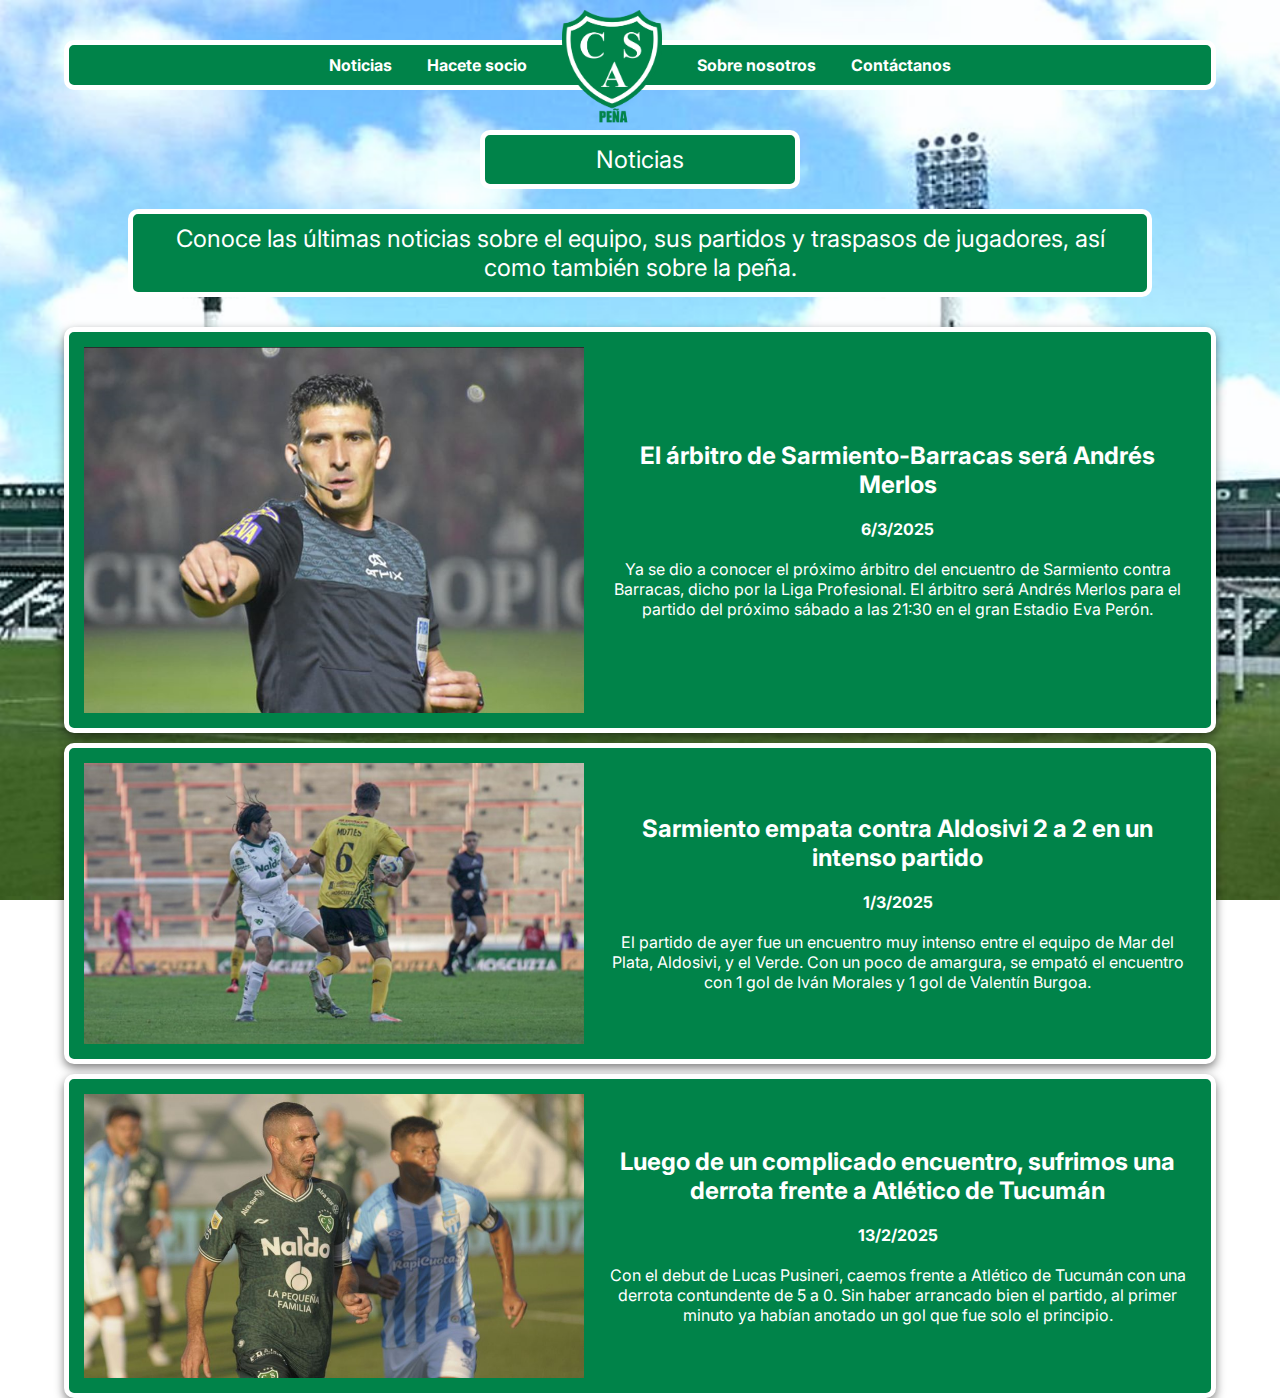
<file: index.html>
<!DOCTYPE html>
<html lang="en">
<head>
    <meta charset="UTF-8">
    <meta name="viewport" content="width=device-width, initial-scale=1.0">
    <link rel="stylesheet" href="styles.css">
    <link rel="icon" type="image/icon" href="img/escudo2.ico">
    <title>Noticias</title>
</head>
<body>
    <header>
        <nav>
            <ul class="menu">
                <li><a href="index.html">Noticias</a></li>
                <li><a href="asociate.html">Hacete socio</a></li>
                <li><a href="index.html"><img src="img/ESCUDO.png" alt="Escudo del equipo" height="120" width="100"></a></li>
                <li><a href="nosotros.html">Sobre nosotros</a></li>
                <li><a href="contactanos.html">Contáctanos</a></li>
            </ul>
            
            <!-- Menú hamburguesa -->
            <div class="menu-hamburguesa">
                <input type="checkbox" id="menu-toggle">
                <label for="menu-toggle" class="menu-icon">☰</label>
                <ul class="menu-movil">
                    <li><a href="index.html">Noticias</a></li>
                    <li><a href="asociate.html">Hacete socio</a></li>
                    <li><a href="nosotros.html">Sobre nosotros</a></li>
                    <li><a href="contactanos.html">Contáctanos</a></li>
                </ul>
            </div>
        </nav>
    </header>

    <div class="titulo">
        <a>Noticias</a>
    </div>
    
    <div class="subtitulo">
        <a>Conoce las últimas noticias sobre el equipo, sus partidos y traspasos de jugadores, así como también sobre la peña.</a>
    </div>
    
    <div id="tarjeta1" class="tarjeta">
        <div class="tarjeta-contenido">
            <img src="img/andresmerlos.png" class="tarjeta-imagen" alt="Árbitro Andrés Merlos">
            <div class="tarjeta-informacion">
                <h2 class="tarjeta-titulo">El árbitro de Sarmiento-Barracas será Andrés Merlos</h2>
                <br>
                <h3 class="tarjeta-fecha">6/3/2025</h3>
                <br>
                <p class="tarjeta-descripcion">
                    Ya se dio a conocer el próximo árbitro del encuentro de Sarmiento contra Barracas, dicho por la Liga Profesional.
                    El árbitro será Andrés Merlos para el partido del próximo sábado a las 21:30 en el gran Estadio Eva Perón.
                </p>
            </div>
        </div>
    </div>
    
    <div id="tarjeta2" class="tarjeta">
        <div class="tarjeta-contenido">
            <img src="img/partido.jpeg" class="tarjeta-imagen2" alt="Partido entre Sarmiento y Aldosivi">
            <div class="tarjeta-informacion">
                <h2 class="tarjeta-titulo">Sarmiento empata contra Aldosivi 2 a 2 en un intenso partido</h2>
                <br>
                <h3 class="tarjeta-fecha">1/3/2025</h3>
                <br>
                <p class="tarjeta-descripcion">
                    El partido de ayer fue un encuentro muy intenso entre el equipo de Mar del Plata, Aldosivi, y el Verde.
                    Con un poco de amargura, se empató el encuentro con 1 gol de Iván Morales y 1 gol de Valentín Burgoa.
                </p>
            </div>
        </div>
    </div>
    
    <div id="tarjeta3" class="tarjeta">
        <div class="tarjeta-contenido">
            <img src="img/derrota.jpg" class="tarjeta-imagen" alt="Derrota frente a Atlético de Tucumán">
            <div class="tarjeta-informacion">
                <h2 class="tarjeta-titulo">Luego de un complicado encuentro, sufrimos una derrota frente a Atlético de Tucumán</h2>
                <br>
                <h3 class="tarjeta-fecha">13/2/2025</h3>
                <br>
                <p class="tarjeta-descripcion">
                    Con el debut de Lucas Pusineri, caemos frente a Atlético de Tucumán con una derrota contundente de 5 a 0. Sin haber arrancado bien el partido, al primer minuto ya habían anotado un gol que fue solo el principio.
                </p>
            </div>
        </div>
    </div>
</body>
</html>
</file>
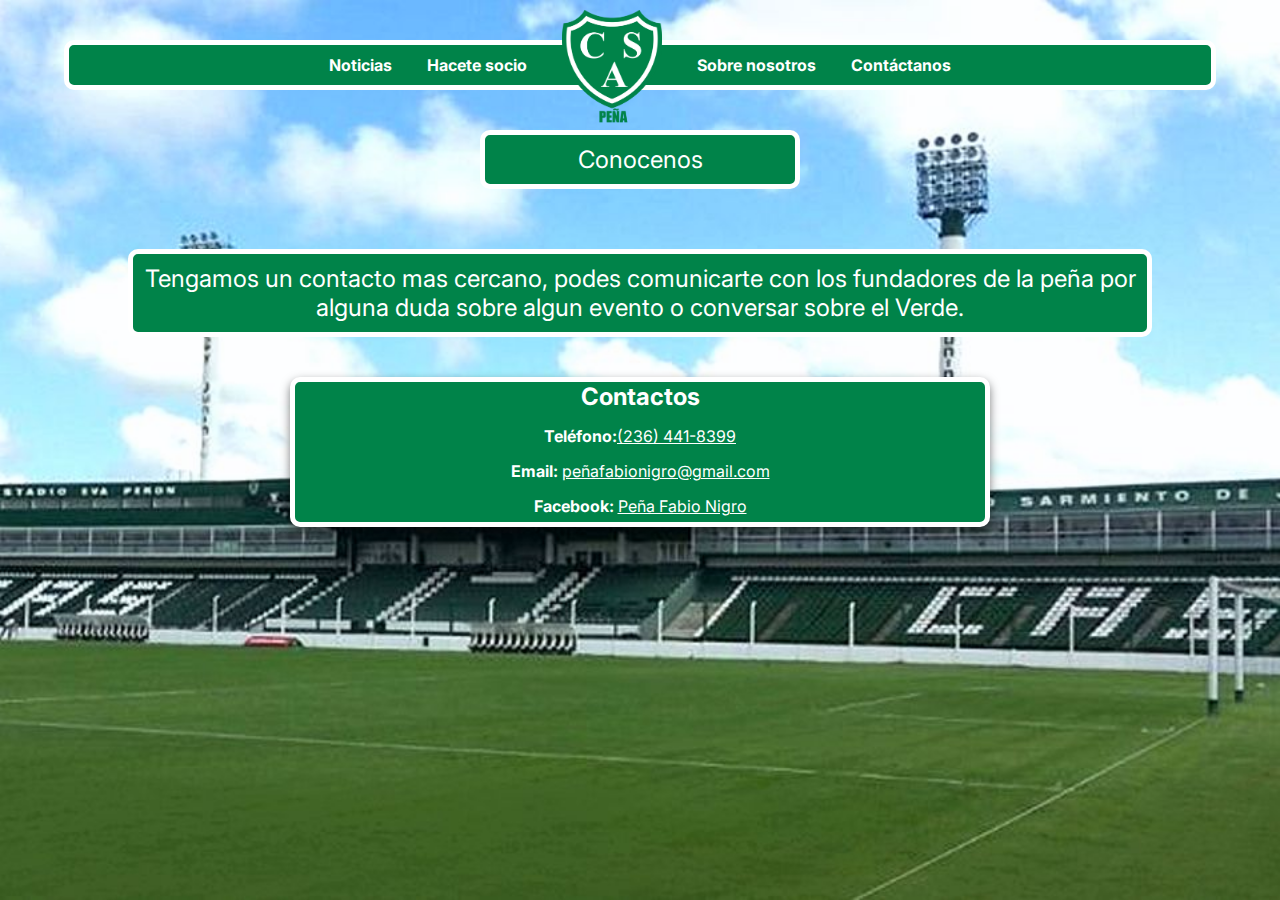
<file: contactanos.html>
<!DOCTYPE html>
<html lang="en">
<head>
    <meta charset="UTF-8">
    <meta name="viewport" content="width=device-width, initial-scale=1.0">
    <link rel="stylesheet" href="styles.css">
    <link rel="icon" type="image/icon" href="img/escudo2.ico">
    <title>Document</title>
</head>


<header>
    <nav>
        <ul class="menu">
            <li><a href="index.html">Noticias</a></li>
            <li><a href="asociate.html">Hacete socio</a></li>
            <li><a href="index.html"><img src="img/ESCUDO.png" alt="Escudo del equipo" height="120" width="100"></a></li>
            <li><a href="nosotros.html">Sobre nosotros</a></li>
            <li><a href="contactanos.html">Contáctanos</a></li>
        </ul>
        
        <!-- Menú hamburguesa -->
        <div class="menu-hamburguesa">
            <input type="checkbox" id="menu-toggle">
            <label for="menu-toggle" class="menu-icon">☰</label>
            <ul class="menu-movil">
                <li><a href="index.html">Noticias</a></li>
                <li><a href="asociate.html">Hacete socio</a></li>
                <li><a href="nosotros.html">Sobre nosotros</a></li>
                <li><a href="contactanos.html">Contáctanos</a></li>
            </ul>
        </div>
    </nav>
</header>

<body>
    <div class="titulo">
        <a>Conocenos</a>
    </div>
<br>
    <div class="subtitulo">
        <a>Tengamos un contacto mas cercano, podes comunicarte con los fundadores de la peña por alguna duda sobre algun evento o conversar sobre el Verde.</a>
    </div>
    <br>
    <center>
    <div class="tarjeta-contacto">
        <h2>Contactos</h2>

        <p><strong>Teléfono:</strong><a href="https://wa.link/jqedzn">(236) 441-8399</a> </p>
        <p><strong>Email: </strong><a href="mailto:peñafabionigro@gmail.com">peñafabionigro@gmail.com</a></p>
        <p><strong>Facebook: </strong><a href="https://www.facebook.com/pena.fabionigro">Peña Fabio Nigro</a></p>
    </center>
    

</body>
</html>
</file>
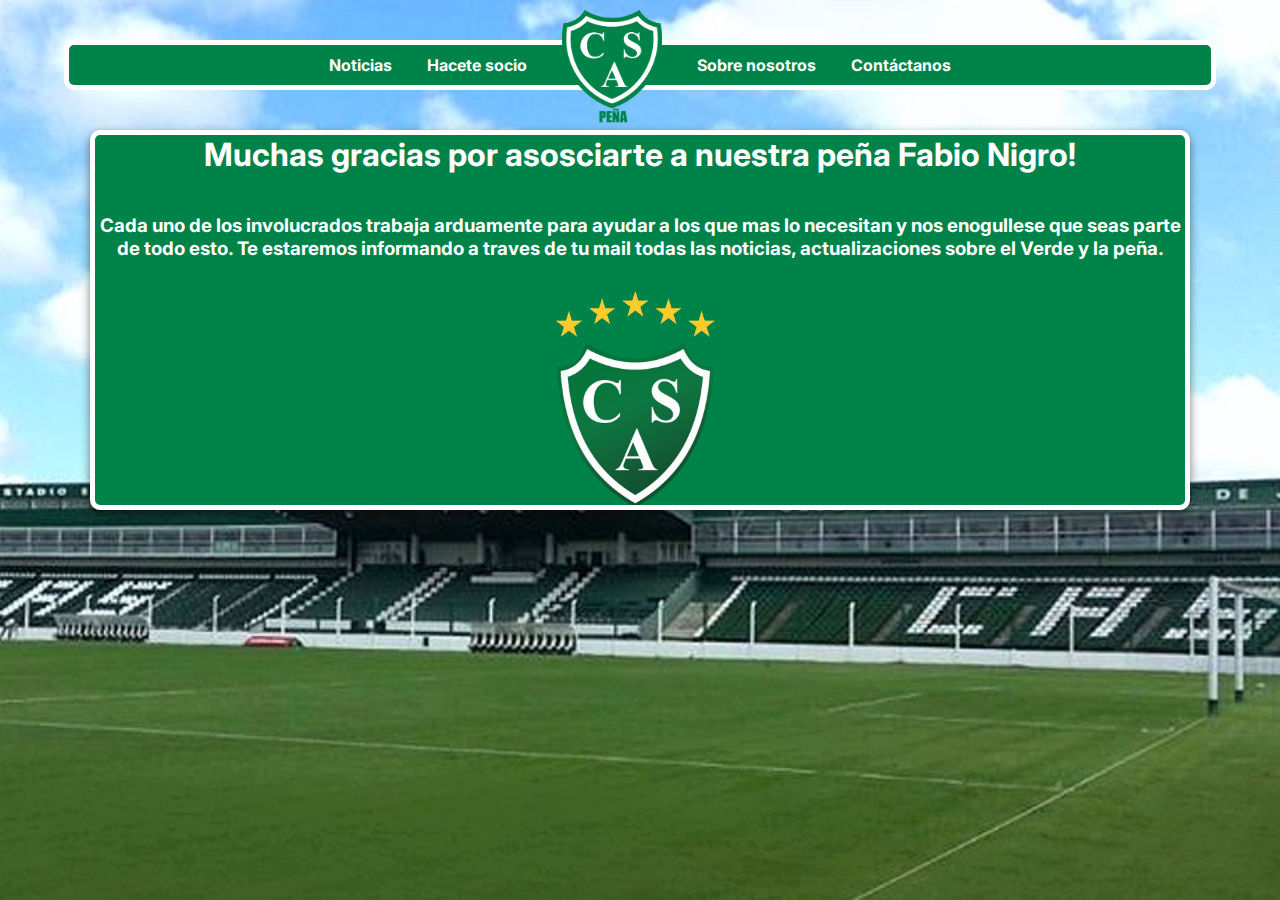
<file: formularioexito.html>
<!DOCTYPE html>
<html lang="en">
<head>
    <meta charset="UTF-8">
    <meta name="viewport" content="width=device-width, initial-scale=1.0">
    <link rel="stylesheet" href="styles.css">
    <link rel="icon" type="image/icon" href="img/escudo2.ico">
    <title>Document</title>
</head>
<header>
    <nav>
        <ul class="menu">
            <li><a href="index.html">Noticias</a></li>
            <li><a href="asociate.html">Hacete socio</a></li>
            <li><a href="index.html"><img src="img/ESCUDO.png" alt="Escudo del equipo" height="120" width="100"></a></li>
            <li><a href="nosotros.html">Sobre nosotros</a></li>
            <li><a href="contactanos.html">Contáctanos</a></li>
        </ul>
        
        <!-- Menú hamburguesa -->
        <div class="menu-hamburguesa">
            <input type="checkbox" id="menu-toggle">
            <label for="menu-toggle" class="menu-icon">☰</label>
            <ul class="menu-movil">
                <li><a href="index.html">Noticias</a></li>
                <li><a href="asociate.html">Hacete socio</a></li>
                <li><a href="nosotros.html">Sobre nosotros</a></li>
                <li><a href="contactanos.html">Contáctanos</a></li>
            </ul>
        </div>
    </nav>
</header>
<body>

    <center>
        <tr>
            <div class="formulario-exitoso">
                <th><h1>Muchas gracias por asosciarte a nuestra peña Fabio Nigro!</h1></th><br><br>
                <th><h3>Cada uno de los involucrados trabaja arduamente para ayudar a los que mas lo necesitan y nos enogullese que seas parte de todo esto. Te estaremos informando a traves de tu mail todas las noticias, actualizaciones sobre el Verde y la peña.</h3></th><br>
                <th><img src="img/escudo2.png" class="escudo2"></th>
            </div>
        </tr>
    </center>
</body>
</html>
</file>
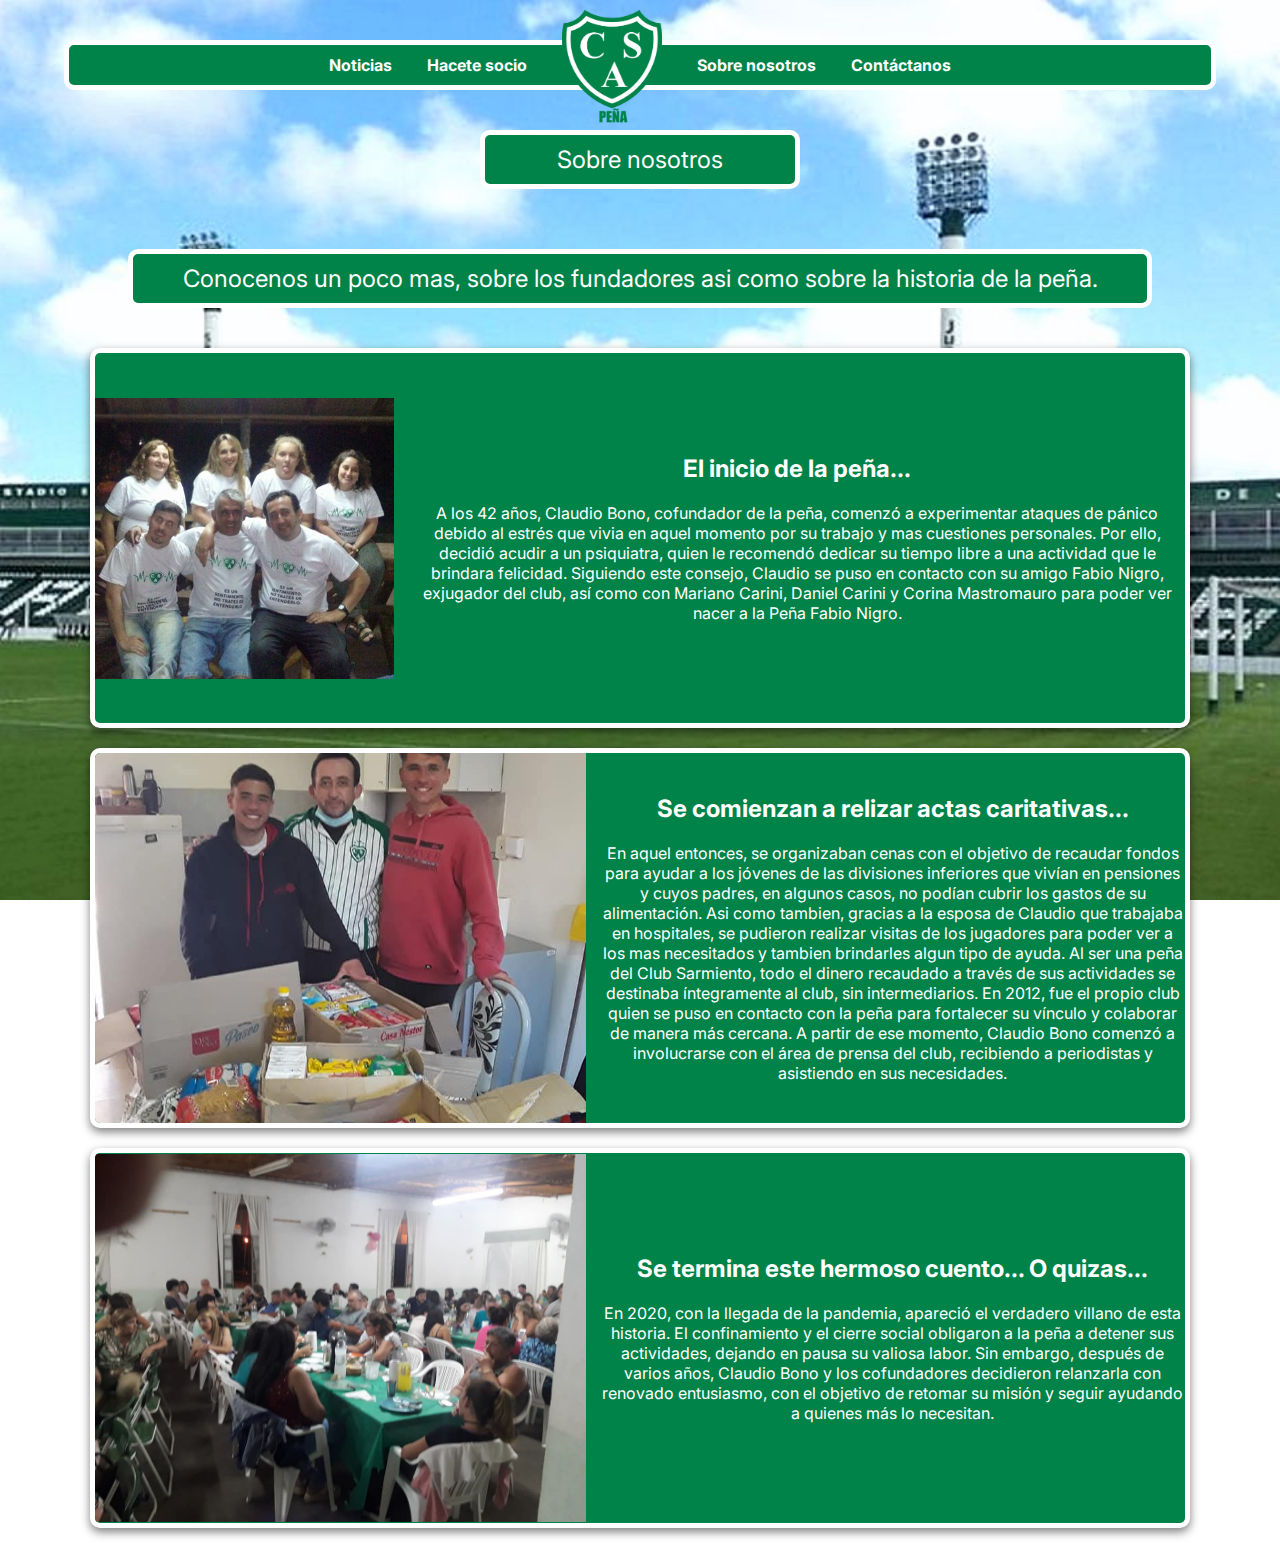
<file: nosotros.html>
<!DOCTYPE html>
<html lang="en">
<head>
    <meta charset="UTF-8">
    <meta name="viewport" content="width=device-width, initial-scale=1.0">
    <link rel="stylesheet" href="styles.css">
    <link rel="icon" type="image/icon" href="img/escudo2.ico">
    <title>Nosotros</title>
</head>

<header>
    <nav>
        <ul class="menu">
            <li><a href="index.html">Noticias</a></li>
            <li><a href="asociate.html">Hacete socio</a></li>
            <li><a href="index.html"><img src="img/ESCUDO.png" alt="Escudo del equipo" height="120" width="100"></a></li>
            <li><a href="nosotros.html">Sobre nosotros</a></li>
            <li><a href="contactanos.html">Contáctanos</a></li>
        </ul>
        
        <!-- Menú hamburguesa -->
        <div class="menu-hamburguesa">
            <input type="checkbox" id="menu-toggle">
            <label for="menu-toggle" class="menu-icon">☰</label>
            <ul class="menu-movil">
                <li><a href="index.html">Noticias</a></li>
                <li><a href="asociate.html">Hacete socio</a></li>
                <li><a href="nosotros.html">Sobre nosotros</a></li>
                <li><a href="contactanos.html">Contáctanos</a></li>
            </ul>
        </div>
    </nav>
</header>

<body>
    
    <div class="titulo">
        <a>Sobre nosotros</a>
    </div>
<br>
<div class="subtitulo">
    <a>Conocenos un poco mas, sobre los fundadores asi como sobre la historia de la peña.</a>
</div>
<br>
    <center>
    <div id="tarjeta1" class="tarjeta-nosotros">
       
        <img src="img/peña.png" class="tarjeta-imagen">
            <div class="tarjeta-informacion">
                <h2 class="tarjeta-titulo">El inicio de la peña...</h2>
                <br>
                <p class="tarjeta-descripcion">
                    A los 42 años, Claudio Bono, cofundador de la peña, comenzó a experimentar ataques de pánico debido al estrés que vivia en aquel momento por su trabajo y mas cuestiones personales. Por ello, decidió acudir a un psiquiatra, quien le recomendó dedicar su tiempo libre a una actividad que le brindara felicidad. Siguiendo este consejo, Claudio se puso en contacto con su amigo Fabio Nigro, exjugador del club, así como con Mariano Carini, Daniel Carini y Corina Mastromauro para poder ver nacer a la Peña Fabio Nigro.
                </p>
            </div>
        
    </div>
    <br>

    <div id="tarjeta2" class="tarjeta-nosotros">
        
            <img src="img/caridad.jpg" class="tarjeta-imagen">
            <div class="tarjeta-informacion">
                <h2 class="tarjeta-titulo">Se comienzan a relizar actas caritativas...</h2>
                <br>
                <p class="tarjeta-descripcion">
                    En aquel entonces, se organizaban cenas con el objetivo de recaudar fondos para ayudar a los jóvenes de las divisiones inferiores que vivían en pensiones y cuyos padres, en algunos casos, no podían cubrir los gastos de su alimentación. Asi como tambien, gracias a la esposa de Claudio que trabajaba en hospitales, se pudieron realizar visitas de los jugadores para poder ver a los mas necesitados y tambien brindarles algun tipo de ayuda.  Al ser una peña del Club Sarmiento, todo el dinero recaudado a través de sus actividades se destinaba íntegramente al club, sin intermediarios. En 2012, fue el propio club quien se puso en contacto con la peña para fortalecer su vínculo y colaborar de manera más cercana. A partir de ese momento, Claudio Bono comenzó a involucrarse con el área de prensa del club, recibiendo a periodistas y asistiendo en sus necesidades.
                </p>
            </div>
      
    </div>
    <br>
    <div id="tarjeta3" class="tarjeta-nosotros">
        
            <img src="img/cena.jpg" class="tarjeta-imagen">
            <div class="tarjeta-informacion">
                <h2 class="tarjeta-titulo">Se termina este hermoso cuento... O quizas...</h2>
                <br>
                <p class="tarjeta-descripcion">
                    En 2020, con la llegada de la pandemia, apareció el verdadero villano de esta historia. El confinamiento y el cierre social obligaron a la peña a detener sus actividades, dejando en pausa su valiosa labor. Sin embargo, después de varios años, Claudio Bono y los cofundadores decidieron relanzarla con renovado entusiasmo, con el objetivo de retomar su misión y seguir ayudando a quienes más lo necesitan.
                </p>
            </div>
      
    </div>
    </center>
    <br>
</body>
</html>
</file>
<file: styles.css>
@import url('https://fonts.googleapis.com/css2?family=Inter:wght@100..900&display=swap');

* {
    padding: 0;
    margin: 0;
    font-family: "Inter", sans-serif;
    color: rgb(255, 255, 255);
    box-sizing: border-box;
}

body {
    background-image: url('../img/estadio.jpg');
    background-repeat: no-repeat;
    background-position: center;
    background-attachment: fixed;
    background-size: cover;
    text-align: center;
}

header {
    display: flex;
    justify-content: center;
    align-items: center;
    background: #008349;
    border-radius: 10px;
    padding: 5px 10px;
    margin: 40px auto;
    width: 90%;
    border: 5px solid white;
    height: 50px;
}

.menu {
    display: flex;
    gap: 15px;
    list-style: none;
    padding: 0;
    align-items: center;
}

nav a {
    text-decoration: none;
    color: white;
    font-weight: bold;
    padding: 5px 10px;
}
nav :hover {
    color: lightgreen;
}

.menu-hamburguesa {
    display: none;
}

.menu-icon {
    font-size: 30px;
    cursor: pointer;
    display: none;
}

.menu-movil {
    display: none;
    flex-direction: column;
    background: #008349;
    position: absolute;
    top: 50px;
    left: 0;
    width: 100%;
    text-align: center;
    border: 5px solid white;
    border-radius: 10px;
}

#menu-toggle:checked ~ .menu-movil {
    display: flex;
}

.titulo a {
    display: block;
    font-size: x-large;
    background-color: #008349;
    margin: 20px auto;
    max-width: 25%;
    padding: 10px;
    border: 5px solid white;
    border-radius: 10px;
}
 
.subtitulo a {
    display: block;
    font-size: x-large;
    background-color: #008349;
    margin: 20px auto;
    max-width: 80%;
    padding: 10px;
    border: 5px solid white;
    border-radius: 10px;
}
.formulario {
    display: flex;
    text-align: center;
    align-items: center;
    justify-content: center;
    background-color: #008349;
    border-radius: 10px;
    border: 5px solid white;
    box-shadow: 0 4px 10px rgba(0, 0, 0, 0.5);
    margin-left: 500px;
    margin-right: 500px;
}
.texto {
    color: #000000;
}

.formulario-exitoso{
    text-align: center;
    justify-content: center;
    align-items: center;
    background-color: #008349;
    border-radius: 10px;
    overflow: hidden;
    box-shadow: 0 4px 10px rgba(0, 0, 0, 0.5);
    max-width: 1100px;
    height: 380px;
    border: 5px solid white;
}

.escudo2 {
    width: 300px;
    height: 250px;
}

.tarjeta-nosotros{
    display: flex;
    align-items: center;
    background-color: #008349;
    border-radius: 10px;
    overflow: hidden;
    box-shadow: 0 4px 10px rgba(0, 0, 0, 0.5);
    max-width: 1100px;
    height: 380px;
    gap: 15px;
    border: 5px solid white;
}

.tarjeta-contacto{
    display: flex;
    flex-direction: column;
    align-items: center;
    background-color: #008349;
    border-radius: 10px;
    overflow: hidden;
    box-shadow: 0 4px 10px rgba(0, 0, 0, 0.5);
    width: 700px;
    height: 150px;
    gap: 15px;
    border: 5px solid white;
}
.tarjeta {
    display: flex;
    justify-content: center;
    align-items: center;
    padding-top: 10px;
    width: 100%;
}
  
.tarjeta-fecha {
    color: #ffffff;
    font-size: 1em;
    font-weight: bold;
}
.tarjeta-contenido {
    display: flex;
    align-items: center;
    background-color: #008349;
    border-radius: 10px;
    overflow: hidden;
    box-shadow: 0 4px 10px rgba(0, 0, 0, 0.5);
    max-width: 90%;
    height: auto;
    gap: 15px;
    padding: 15px;
    border: 5px solid white;
}

.tarjeta-imagen, .tarjeta-imagen2 {
    width: 45%;
    height: auto;
    object-fit: contain;
    object-position: center;
}

@media (max-width: 480px) {
    header {
        position: sticky;
        top: 0;    
    }
    .menu {
        display: none;
        
    }
    .titulo a, .subtitulo a {
        display: none;
    }
    #menu-toggle {
        display: none;
    }
    .menu-hamburguesa {
        display: block;
    }
    .menu-icon {
        display: block;
    }
    li {
        padding-bottom: 20px;      
    }
    .tarjeta-contenido {
        flex-direction: column;
        align-items: center;
        text-align: center;
        padding: 10px;
    }
    .tarjeta-contacto {
        width: auto;
    }
    .tarjeta-nosotros {
        flex-direction: column;
        text-align: center;
        height: auto;
    }
    .formulario {
        display: flex;
        flex-direction: column;
        align-items: center;
        justify-content: center;
        background-color: #008349;
        border-radius: 10px;
        border: 5px solid white;
        box-shadow: 0 4px 10px rgba(0, 0, 0, 0.5);
        max-width: 80%;
        margin: auto;
        padding: 20px;
    }
    .tarjeta-imagen, .tarjeta-imagen2 {
        width: 100%;
        max-height: 250px;
        object-fit: cover;
    }
}
</file>
